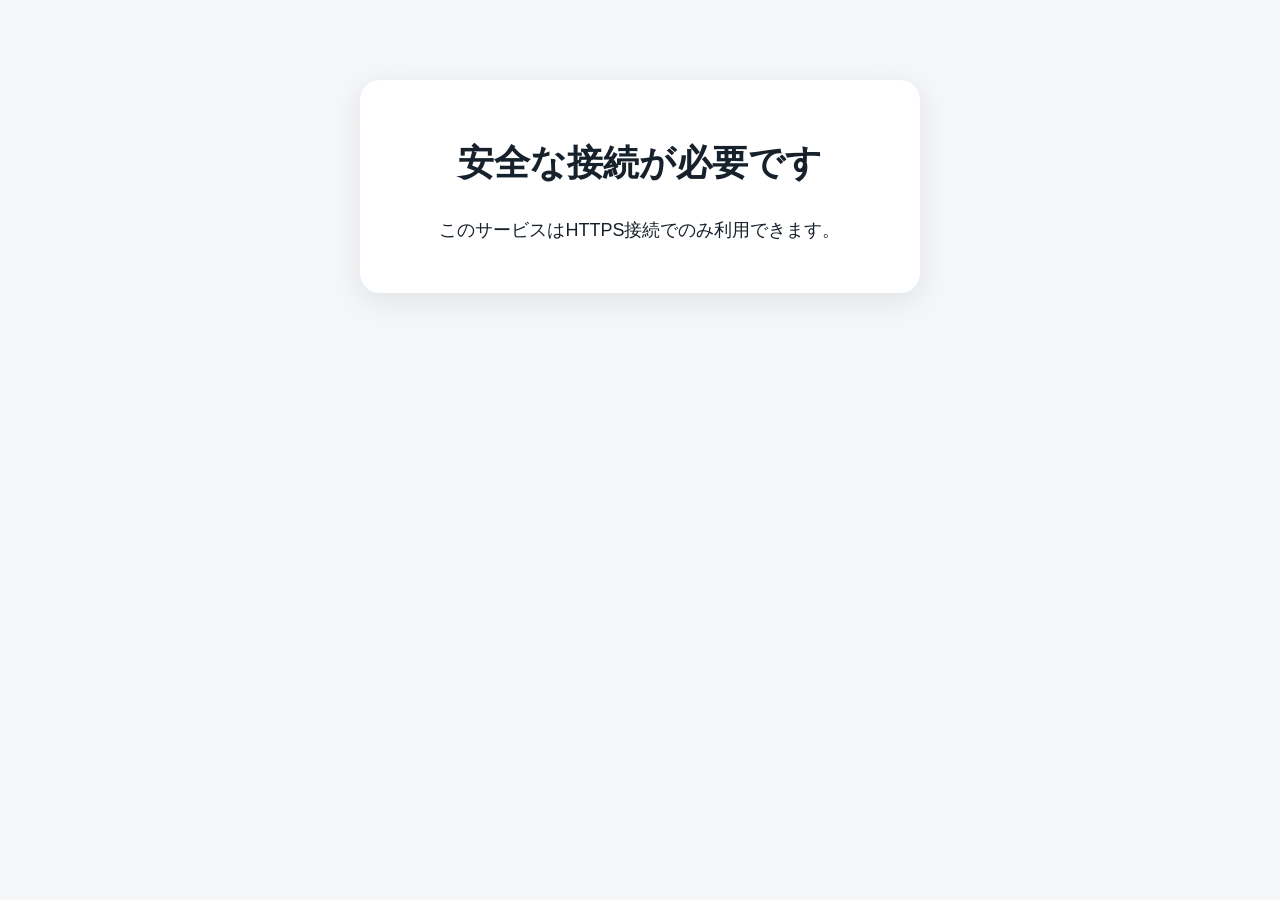
<file: index.html>
<!doctype html>
<html lang="ja">
<head>
  <meta charset="UTF-8">

  <meta
    name="viewport"
    content="width=device-width, initial-scale=1, viewport-fit=cover"
  >

  <meta
    name="theme-color"
    content="#06c755"
  >

  <meta
    http-equiv="Content-Security-Policy"
    content="
      default-src 'self';
      script-src 'self' https://static.line-scdn.net;
      style-src 'self' 'unsafe-inline';
      img-src 'self' data: https://profile.line-scdn.net;
      connect-src 'self'
        https://*.supabase.co
        https://api.line.me
        https://access.line.me
        https://liffsdk.line-scdn.net;
      object-src 'none';
      base-uri 'none';
      frame-ancestors 'none';
      form-action 'self';
      upgrade-insecure-requests
    "
  >

  <meta
    name="referrer"
    content="no-referrer"
  >

  <title>
    さかいそろばん教室｜欠席・振替連絡
  </title>

  <link
    rel="stylesheet"
    href="styles.css"
  >
</head>


<body>

  <!-- =========================
       ヘッダー
  ========================= -->

  <header class="app-header">

    <button
      class="brand"
      id="homeButton"
      type="button"
      aria-label="ホームへ"
    >

      <img
        src="logo.svg"
        alt="さかいそろばん教室ロゴ"
      >

      <span>
        <small>
          福沼教室・穂波教室
        </small>

        <b>
          さかいそろばん教室
        </b>
      </span>

    </button>


    <div class="header-actions">

      <button
        class="parent-logout"
        id="parentLogoutButton"
        type="button"
        hidden
      >
        保護者ログアウト
      </button>

      <button
        class="teacher-link"
        id="teacherLink"
        type="button"
      >
        先生用
      </button>

    </div>

  </header>



  <main>

    <!-- =========================
         保護者ログイン
    ========================= -->

    <section
      id="parentLoginView"
      class="view active"
    >

      <div class="login-card parent-line-card">

        <img
          src="logo.svg"
          alt="さかいそろばん教室"
        >

        <p class="green-label">
          保護者さま専用
        </p>

        <h1>
          欠席・振替連絡
        </h1>

        <p class="quick-message">
          約30秒で送信できます
        </p>


        <div
          class="login-divider"
          aria-hidden="true"
        ></div>


        <p
          id="parentLoginError"
          class="error-text"
        ></p>


        <button
          class="line-login-button"
          id="lineLoginButton"
          type="button"
        >
          <span>
            LINE
          </span>

          LINEで本人確認して利用する
        </button>


        <div
          class="login-divider"
          aria-hidden="true"
        ></div>


        <ul class="login-benefits">

          <li>
            パスワード不要
          </li>

          <li>
            兄弟もまとめて連絡可能
          </li>

          <li>
            24時間受付
          </li>

        </ul>


        <p class="privacy-note">
          🔒 ログインしたご家庭のお子さまだけが表示されます。
        </p>

        <p class="connection-notice"></p>

      </div>

    </section>



    <!-- =========================
         初回LINE連携
    ========================= -->

    <section
      id="linkView"
      class="view"
    >

      <div class="login-card">

        <img
          src="logo.svg"
          alt="さかいそろばん教室"
        >

        <p class="green-label">
          初回のみ
        </p>

        <h1>
          教室アカウントと連携
        </h1>

        <p>
          教室から案内された連携コードを入力してください。
        </p>


        <form id="linkForm">

          <label for="linkCode">
            連携コード
          </label>

          <input
            id="linkCode"
            type="text"
            autocomplete="one-time-code"
            maxlength="12"
            autocapitalize="characters"
            spellcheck="false"
            required
          >

          <p
            id="linkError"
            class="error-text"
          ></p>

          <button
            class="primary-button"
            type="submit"
          >
            本人確認して連携する
          </button>

        </form>


        <p class="privacy-note">
          コードは一度使用すると無効になります。
        </p>

      </div>

    </section>



    <!-- =========================
         保護者入力画面
    ========================= -->

    <section
      id="parentView"
      class="view"
    >

      <div class="line-hero">

        <div class="hero-icon">
          連絡
        </div>

        <div>

          <p id="parentFamilyLabel">
            保護者さま専用
          </p>

          <h1>
            欠席・振替連絡
          </h1>

          <span>
            約1分でかんたんに送れます
          </span>

        </div>

      </div>



      <form
        id="absenceForm"
        class="form-shell"
      >

        <!-- =========================
             1. 生徒
        ========================= -->

        <section class="form-section">

          <div class="section-head">

            <span>
              1
            </span>

            <div>

              <h2>
                生徒名を入力
              </h2>

              <p id="studentChoiceHelp">
                登録名を入力してください
              </p>

            </div>

          </div>


          <label for="studentNameInput">
            生徒名
          </label>


          <div class="student-name-entry">

            <input
              id="studentNameInput"
              type="text"
              autocomplete="off"
              maxlength="100"
              placeholder="例：山田 さくら"
            >

            <button
              id="verifyStudentButton"
              type="button"
            >
              確認する
            </button>

          </div>


          <p
            id="studentMatchError"
            class="match-error"
            aria-live="polite"
          ></p>


          <div
            id="studentChoices"
            class="verified-students"
            aria-live="polite"
          ></div>


          <p class="privacy-note compact">
            🔒 LINE連携済みのご家庭に紐づくお子さまだけを表示しています
          </p>

        </section>



        <!-- =========================
             2. 欠席日
        ========================= -->

        <section class="form-section">

          <div class="section-head">

            <span>
              2
            </span>

            <div>

              <h2>
                欠席する日
              </h2>

              <p>
                日付を選んでください
              </p>

            </div>

          </div>


          <label for="regularWeekday">
            通常の授業曜日
          </label>

          <select
            id="regularWeekday"
            required
          >

            <option value="">
              曜日を選択してください
            </option>

            <option>
              月曜日
            </option>

            <option>
              火曜日
            </option>

            <option>
              水曜日
            </option>

            <option>
              木曜日
            </option>

            <option>
              金曜日
            </option>

            <option>
              土曜日
            </option>

          </select>


          <label for="absenceDate">
            欠席日
          </label>

          <input
            id="absenceDate"
            type="date"
            required
          >


          <label for="reason">
            欠席理由
          </label>

          <select
            id="reason"
            required
          >

            <option value="">
              理由を選択してください
            </option>

            <option>
              体調不良
            </option>

            <option>
              学校・園の行事
            </option>

            <option>
              ご家庭の都合
            </option>

            <option>
              旅行・帰省
            </option>

            <option>
              その他
            </option>

          </select>


          <div
            id="otherReasonWrap"
            hidden
          >

            <label for="otherReason">
              詳しい理由
              <small>
                （任意）
              </small>
            </label>

            <input
              id="otherReason"
              type="text"
              maxlength="200"
              placeholder="理由をご入力ください"
            >

          </div>

        </section>



        <!-- =========================
             3. 振替
        ========================= -->

        <section class="form-section">

          <div class="section-head">

            <span>
              3
            </span>

            <div>

              <h2>
                振替について
              </h2>

              <p>
                振替の希望を選択
              </p>

            </div>

          </div>


          <div class="toggle-choice">

            <label>

              <input
                type="radio"
                name="makeup"
                value="yes"
                checked
              >

              <span>
                振替を希望する
              </span>

            </label>


            <label>

              <input
                type="radio"
                name="makeup"
                value="no"
              >

              <span>
                振替は希望しない
              </span>

            </label>

          </div>



          <div id="makeupFields">

            <label for="makeupClassroom">
              振替先の教室
            </label>

            <select id="makeupClassroom">

              <option>
                福沼教室
              </option>

              <option>
                穂波教室
              </option>

            </select>



            <label>
              振替希望日
            </label>


            <div
              class="calendar"
              id="calendar"
            >

              <div class="calendar-head">

                <button
                  id="prevMonth"
                  type="button"
                  aria-label="前の月"
                >
                  ‹
                </button>

                <strong id="calendarTitle"></strong>

                <button
                  id="nextMonth"
                  type="button"
                  aria-label="次の月"
                >
                  ›
                </button>

              </div>


              <div class="weekdays">

                <span>
                  日
                </span>

                <span>
                  月
                </span>

                <span>
                  火
                </span>

                <span>
                  水
                </span>

                <span>
                  木
                </span>

                <span>
                  金
                </span>

                <span>
                  土
                </span>

              </div>


              <div
                id="calendarDays"
                class="calendar-days"
              ></div>

            </div>


            <input
              id="makeupDate"
              type="hidden"
            >


            <label for="makeupSlot">
              希望時間
            </label>


            <select id="makeupSlot">

              <option value="">
                授業枠を読み込んでいます
              </option>

            </select>


            <p
              id="slotAvailability"
              class="slot-availability"
              aria-live="polite"
            ></p>

          </div>

        </section>



        <div class="sticky-submit">

          <button
            class="primary-button"
            type="submit"
          >
            欠席・振替を連絡する
          </button>

        </div>

      </form>

    </section>



    <!-- =========================
         送信完了
    ========================= -->

    <section
      id="completeView"
      class="view"
    >

      <div class="complete-card">

        <img
          src="logo.svg"
          alt=""
        >

        <div class="checkmark">
          ✓
        </div>

        <p class="green-label">
          送信完了
        </p>

        <h1>
          ご連絡ありがとうございます
        </h1>

        <p id="completeMessage"></p>


        <div
          id="completeSummary"
          class="complete-summary"
        ></div>


        <p class="reply-note">
          教室で内容を確認後、必要な場合のみご連絡します。
        </p>


        <button
          id="sendAnother"
          class="primary-button"
          type="button"
        >
          続けて連絡する
        </button>


        <button
          id="backHome"
          class="text-button"
          type="button"
        >
          最初の画面へ戻る
        </button>

      </div>

    </section>



    <!-- =========================
         先生ログイン
    ========================= -->

    <section
      id="loginView"
      class="view"
    >

      <div class="login-card">

        <img
          src="logo.svg"
          alt="さかいそろばん教室"
        >

        <p class="green-label">
          先生専用
        </p>

        <h1>
          管理画面ログイン
        </h1>

        <p>
          登録された先生のアカウントでログインしてください。
        </p>


        <form id="loginForm">

          <label for="loginEmail">
            メールアドレス
          </label>

          <input
            id="loginEmail"
            type="email"
            autocomplete="username"
            required
          >


          <label for="loginPassword">
            パスワード
          </label>

          <input
            id="loginPassword"
            type="password"
            autocomplete="current-password"
            required
          >


          <p
            id="loginError"
            class="error-text"
          ></p>


          <button
            class="primary-button"
            type="submit"
          >
            ログイン
          </button>

        </form>


        <p class="connection-notice"></p>

      </div>

    </section>



    <!-- =========================
         先生・管理者画面
    ========================= -->

    <section
      id="teacherView"
      class="view teacher-view"
    >

      <div class="teacher-heading">

        <div>

          <p class="green-label">
            先生用 管理画面
          </p>

          <h1>
            教室の連絡一覧
          </h1>

          <p id="todayLabel"></p>

        </div>


        <button
          id="logoutButton"
          class="outline-button"
          type="button"
        >
          ログアウト
        </button>

      </div>



      <!-- =========================
           検索
      ========================= -->

      <div class="search-panel">

        <label>
          教室

          <select id="classroomFilter">

            <option value="all">
              すべて
            </option>

            <option>
              福沼教室
            </option>

            <option>
              穂波教室
            </option>

          </select>

        </label>


        <label>
          日付

          <input
            id="dateFilter"
            type="date"
          >

        </label>


        <label>
          生徒検索

          <input
            id="studentSearch"
            type="search"
            placeholder="名前を入力"
          >

        </label>


        <button
          id="clearFilters"
          class="outline-button"
          type="button"
        >
          条件をクリア
        </button>

      </div>



      <div
        id="syncStatus"
        class="sync-status"
      ></div>



      <!-- =========================
           CSV
      ========================= -->

      <div class="csv-toolbar">

        <button
          id="exportAbsenceCsv"
          class="csv-button"
          type="button"
        >
          欠席一覧.csv
        </button>

        <button
          id="exportMakeupCsv"
          class="csv-button"
          type="button"
        >
          振替一覧.csv
        </button>

        <button
          id="exportPendingCsv"
          class="csv-button"
          type="button"
        >
          未振替一覧.csv
        </button>

      </div>



      <div
        class="stats"
        id="stats"
      ></div>



      <!-- =========================
           管理タブ
      ========================= -->

      <nav
        class="admin-tabs"
        aria-label="管理メニュー"
      >

        <button
          class="admin-tab active"
          data-tab="today"
          type="button"
        >
          今日の欠席
        </button>


        <button
          class="admin-tab"
          data-tab="todayMakeups"
          type="button"
        >
          今日の振替
        </button>


        <button
          class="admin-tab"
          data-tab="pending"
          type="button"
        >
          未振替
        </button>


        <button
          class="admin-tab"
          data-tab="all"
          type="button"
        >
          全連絡
        </button>


        <button
          class="admin-tab"
          data-tab="slots"
          type="button"
        >
          授業枠・定員
        </button>


        <button
          class="admin-tab"
          data-tab="students"
          type="button"
        >
          生徒管理
        </button>


        <button
          class="admin-tab"
          data-tab="guardianInvites"
          type="button"
        >
          LINE連携
        </button>


        <button
          class="admin-tab"
          data-tab="closures"
          type="button"
        >
          休講日管理
        </button>


        <button
          class="admin-tab"
          data-tab="audit"
          type="button"
        >
          監査ログ
        </button>

      </nav>



      <div
        id="adminContent"
        class="admin-content"
      ></div>

    </section>

  </main>



  <!-- =========================
       トースト
  ========================= -->

  <div
    id="toast"
    class="toast"
    role="status"
    aria-live="polite"
  ></div>



  <!-- =========================
       LINE LIFF SDK
  ========================= -->

  <script
    charset="utf-8"
    src="https://static.line-scdn.net/liff/edge/versions/2.27.2/sdk.js"
  ></script>



  <!-- =========================
       設定
  ========================= -->

  <script src="config.js"></script>



  <!-- =========================
       アプリ
  ========================= -->

  <script src="app.js"></script>

</body>
</html>
</file>
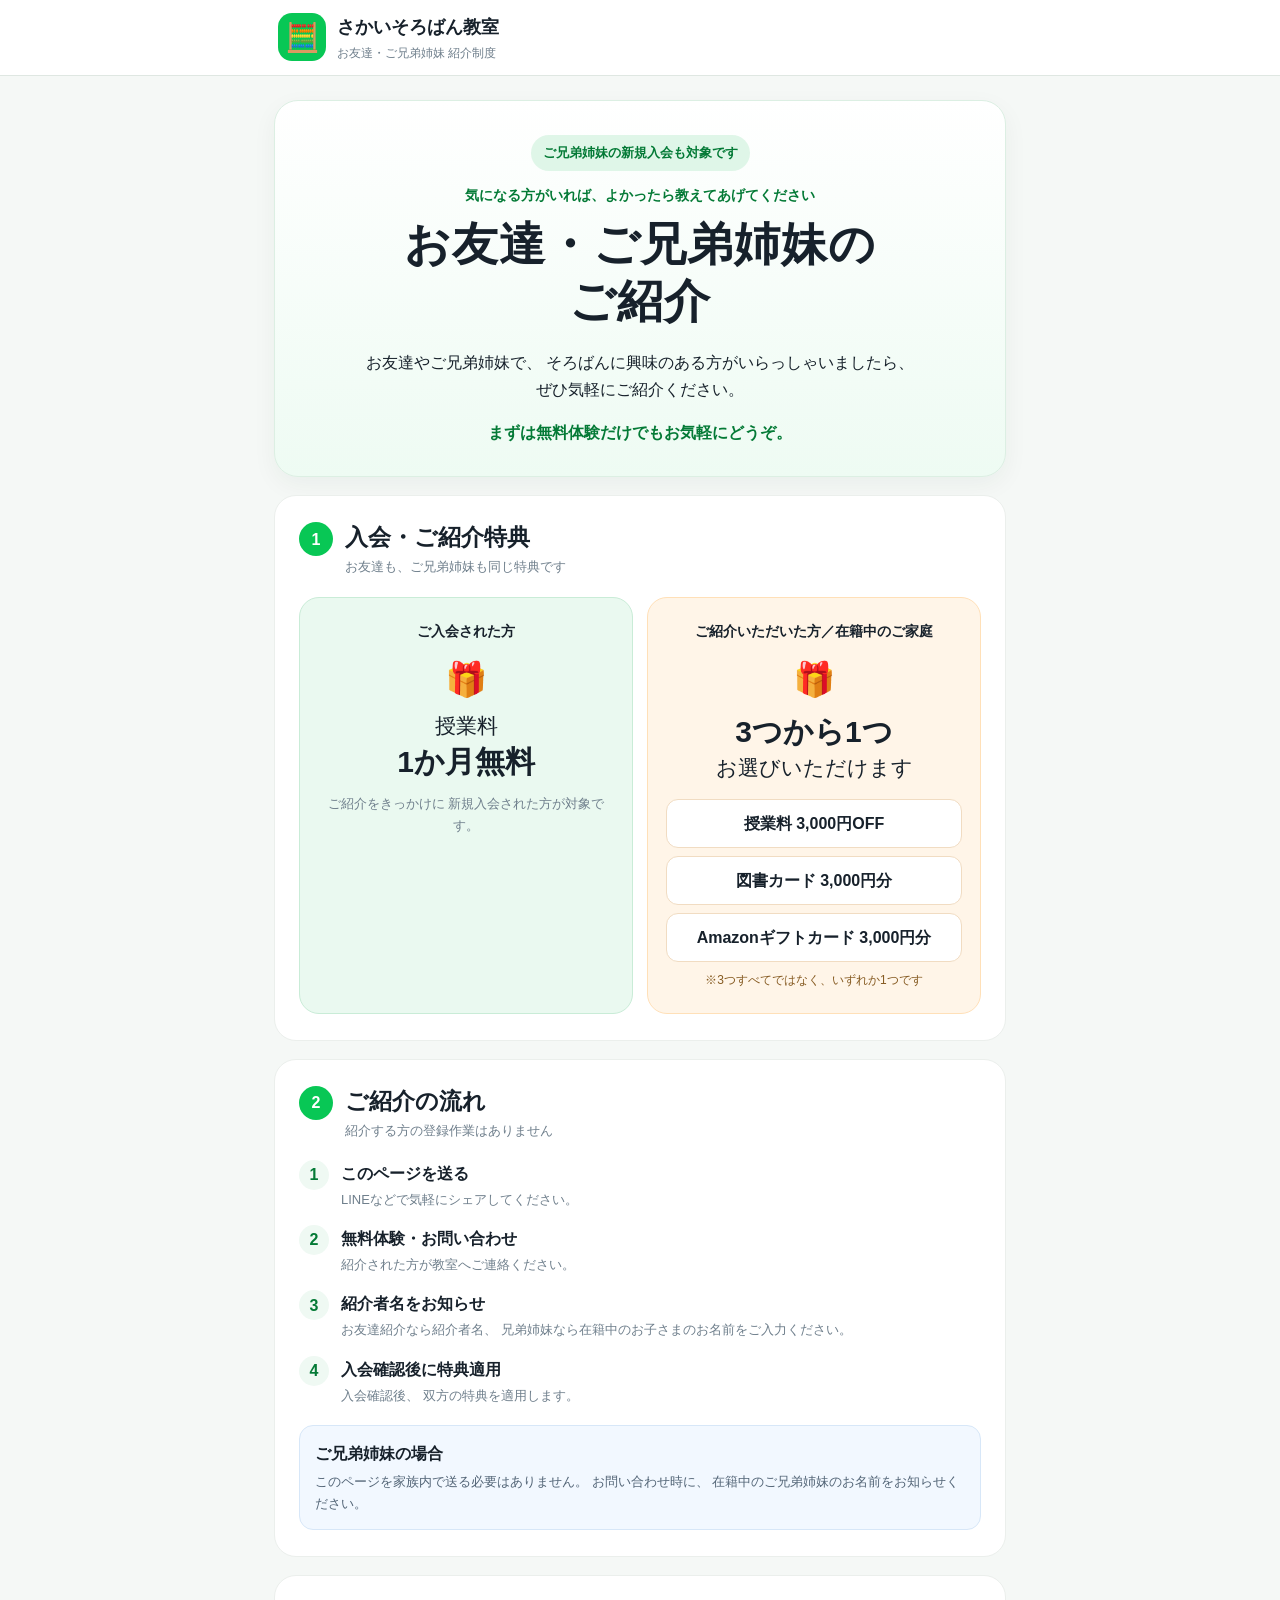
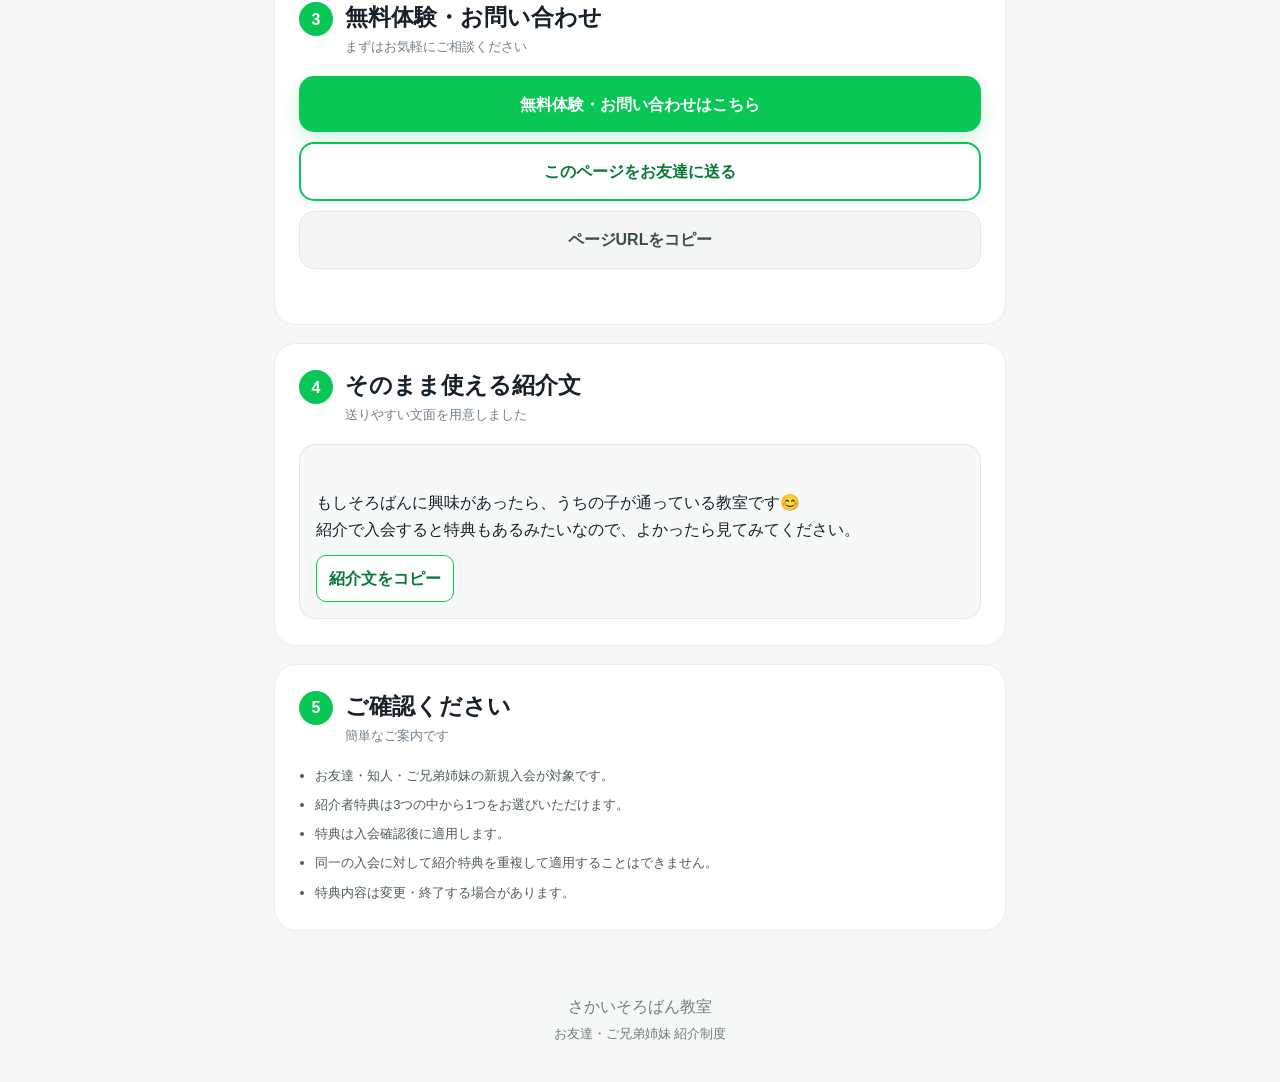
<file: referral/index.html>
<!doctype html>
<html lang="ja">
<head>
  <meta charset="utf-8">
  <meta name="viewport" content="width=device-width,initial-scale=1,viewport-fit=cover">
  <meta name="theme-color" content="#08c755">
  <meta name="description" content="さかいそろばん教室のお友達・ご兄弟姉妹紹介制度。新規入会で授業料1か月無料、ご紹介いただいた方には3,000円相当の特典をご用意しています。">
  <title>お友達・ご兄弟姉妹のご紹介｜さかいそろばん教室</title>
  <link rel="stylesheet" href="./referral.css">
</head>

<body>

  <header class="site-header">
    <div class="site-header__inner">

      <div class="brand">
        <div class="brand__icon" aria-hidden="true">
          🧮
        </div>

        <div>
          <div class="brand__name">
            さかいそろばん教室
          </div>

          <div class="brand__sub">
            お友達・ご兄弟姉妹 紹介制度
          </div>
        </div>
      </div>

    </div>
  </header>


  <main>

    <section class="hero">

      <div class="hero__badge">
        ご兄弟姉妹の新規入会も対象です
      </div>

      <p class="hero__eyebrow">
        気になる方がいれば、よかったら教えてあげてください
      </p>

      <h1>
        お友達・ご兄弟姉妹の<br>
        ご紹介
      </h1>

      <p class="hero__lead">
        お友達やご兄弟姉妹で、
        そろばんに興味のある方がいらっしゃいましたら、
        ぜひ気軽にご紹介ください。
      </p>

      <p class="hero__note">
        まずは無料体験だけでもお気軽にどうぞ。
      </p>

    </section>


    <section class="section" aria-labelledby="benefits-title">

      <div class="section__heading">

        <span class="section__number">
          1
        </span>

        <div>

          <h2 id="benefits-title">
            入会・ご紹介特典
          </h2>

          <p>
            お友達も、ご兄弟姉妹も同じ特典です
          </p>

        </div>

      </div>


      <div class="benefits">

        <article class="benefit-card benefit-card--green">

          <div class="benefit-card__label">
            ご入会された方
          </div>

          <div class="benefit-card__icon">
            🎁
          </div>

          <div class="benefit-card__big">
            授業料<br>
            <strong>
              1か月無料
            </strong>
          </div>

          <p>
            ご紹介をきっかけに
            新規入会された方が対象です。
          </p>

        </article>


        <article class="benefit-card benefit-card--orange">

          <div class="benefit-card__label">
            ご紹介いただいた方／在籍中のご家庭
          </div>

          <div class="benefit-card__icon">
            🎁
          </div>

          <div class="benefit-card__big">
            <strong>
              3つから1つ
            </strong>
            <br>
            お選びいただけます
          </div>

          <ul class="choice-list">

            <li>
              授業料 3,000円OFF
            </li>

            <li>
              図書カード 3,000円分
            </li>

            <li>
              Amazonギフトカード 3,000円分
            </li>

          </ul>

          <div class="choice-note">
            ※3つすべてではなく、いずれか1つです
          </div>

        </article>

      </div>

    </section>


    <section class="section" aria-labelledby="flow-title">

      <div class="section__heading">

        <span class="section__number">
          2
        </span>

        <div>

          <h2 id="flow-title">
            ご紹介の流れ
          </h2>

          <p>
            紹介する方の登録作業はありません
          </p>

        </div>

      </div>


      <ol class="steps">

        <li>

          <span>
            1
          </span>

          <div>

            <strong>
              このページを送る
            </strong>

            <p>
              LINEなどで気軽にシェアしてください。
            </p>

          </div>

        </li>


        <li>

          <span>
            2
          </span>

          <div>

            <strong>
              無料体験・お問い合わせ
            </strong>

            <p>
              紹介された方が教室へご連絡ください。
            </p>

          </div>

        </li>


        <li>

          <span>
            3
          </span>

          <div>

            <strong>
              紹介者名をお知らせ
            </strong>

            <p>
              お友達紹介なら紹介者名、
              兄弟姉妹なら在籍中のお子さまのお名前をご入力ください。
            </p>

          </div>

        </li>


        <li>

          <span>
            4
          </span>

          <div>

            <strong>
              入会確認後に特典適用
            </strong>

            <p>
              入会確認後、
              双方の特典を適用します。
            </p>

          </div>

        </li>

      </ol>


      <div class="sibling-note">

        <strong>
          ご兄弟姉妹の場合
        </strong>

        <p>
          このページを家族内で送る必要はありません。
          お問い合わせ時に、
          在籍中のご兄弟姉妹のお名前をお知らせください。
        </p>

      </div>

    </section>


    <section class="section" aria-labelledby="cta-title">

      <div class="section__heading">

        <span class="section__number">
          3
        </span>

        <div>

          <h2 id="cta-title">
            無料体験・お問い合わせ
          </h2>

          <p>
            まずはお気軽にご相談ください
          </p>

        </div>

      </div>


      <div class="cta-stack">

        <a
          class="btn btn--primary"
          href="https://sakai-soroban.com/contact/contact.html"
        >
          無料体験・お問い合わせはこちら
        </a>


        <button
          class="btn btn--share"
          id="shareButton"
          type="button"
        >
          このページをお友達に送る
        </button>


        <button
          class="btn btn--secondary"
          id="copyButton"
          type="button"
        >
          ページURLをコピー
        </button>


        <p
          class="share-status"
          id="shareStatus"
          aria-live="polite"
        ></p>

      </div>

    </section>


    <section
      class="section section--compact"
      aria-labelledby="message-title"
    >

      <div class="section__heading">

        <span class="section__number">
          4
        </span>

        <div>

          <h2 id="message-title">
            そのまま使える紹介文
          </h2>

          <p>
            送りやすい文面を用意しました
          </p>

        </div>

      </div>


      <div class="message-box">

        <p id="shareMessage">
もしそろばんに興味があったら、うちの子が通っている教室です😊
紹介で入会すると特典もあるみたいなので、よかったら見てみてください。
        </p>

        <button
          class="mini-btn"
          id="copyMessageButton"
          type="button"
        >
          紹介文をコピー
        </button>

      </div>

    </section>


    <section
      class="section section--compact"
      aria-labelledby="notes-title"
    >

      <div class="section__heading">

        <span class="section__number">
          5
        </span>

        <div>

          <h2 id="notes-title">
            ご確認ください
          </h2>

          <p>
            簡単なご案内です
          </p>

        </div>

      </div>


      <ul class="notes">

        <li>
          お友達・知人・ご兄弟姉妹の新規入会が対象です。
        </li>

        <li>
          紹介者特典は3つの中から1つをお選びいただけます。
        </li>

        <li>
          特典は入会確認後に適用します。
        </li>

        <li>
          同一の入会に対して紹介特典を重複して適用することはできません。
        </li>

        <li>
          特典内容は変更・終了する場合があります。
        </li>

      </ul>

    </section>

  </main>


  <footer class="site-footer">

    <div>
      さかいそろばん教室
    </div>

    <small>
      お友達・ご兄弟姉妹 紹介制度
    </small>

  </footer>


  <script src="./referral.js"></script>

</body>
</html>
</file>
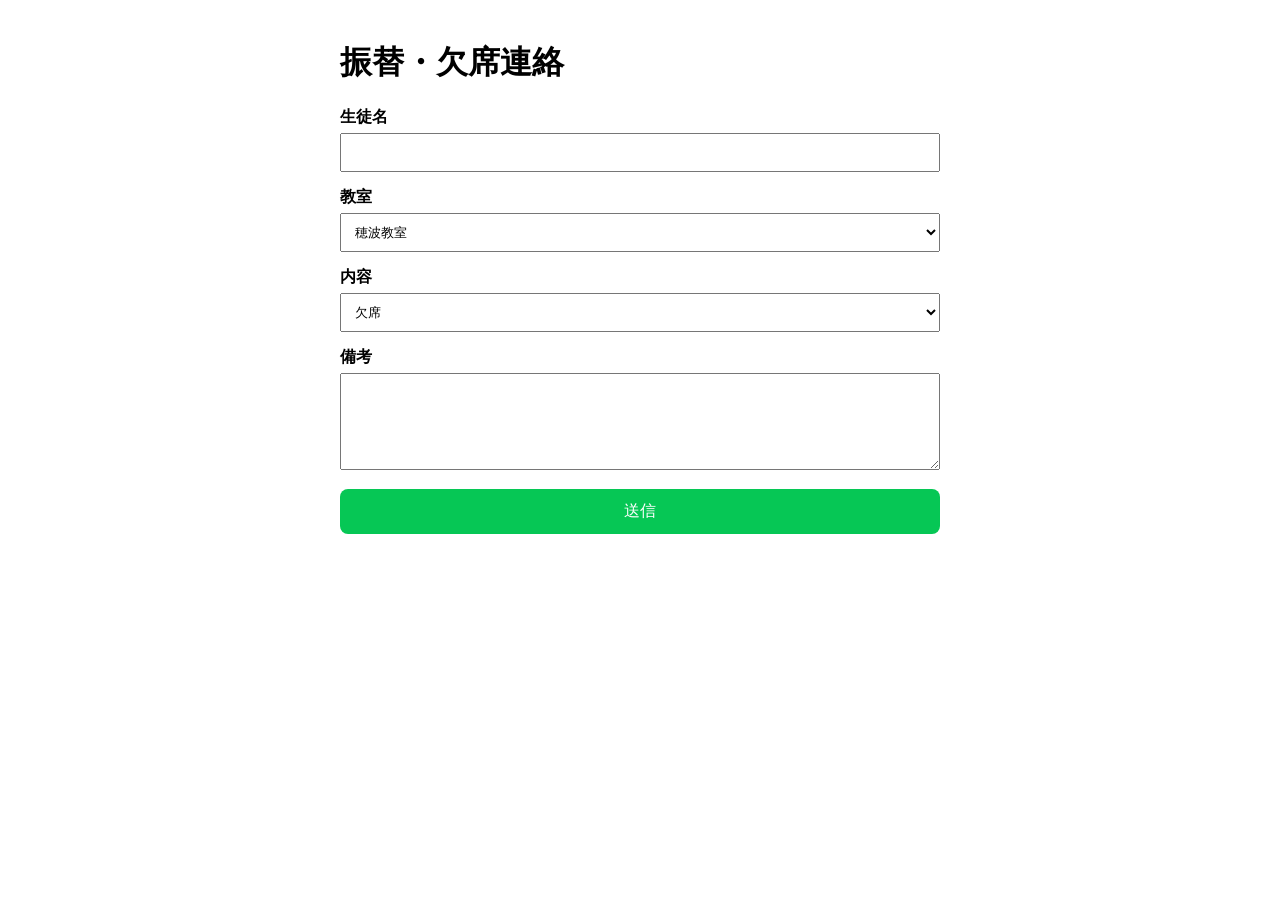
<file: absence.html>
<!DOCTYPE html>
<html lang="ja">
<head>
<meta charset="UTF-8">
<meta name="viewport" content="width=device-width, initial-scale=1.0">
<title>振替・欠席連絡</title>

<style>
body{
    font-family:sans-serif;
    max-width:600px;
    margin:auto;
    padding:20px;
}
label{
    font-weight:bold;
}
input,select,textarea{
    width:100%;
    padding:10px;
    margin-top:5px;
    margin-bottom:15px;
    box-sizing:border-box;
}
button{
    width:100%;
    padding:12px;
    background:#06C755;
    color:white;
    border:none;
    border-radius:8px;
    font-size:16px;
    cursor:pointer;
}
button:hover{
    opacity:0.9;
}
#result{
    margin-top:20px;
    color:#06C755;
    font-weight:bold;
}
</style>

</head>

<body>

<h1>振替・欠席連絡</h1>

<form id="absenceForm">

<label>生徒名</label>
<input type="text" id="name" required>

<label>教室</label>
<select id="school">
<option>穂波教室</option>
<option>福沼教室</option>
</select>

<label>内容</label>
<select id="type">
<option>欠席</option>
<option>振替希望</option>
</select>

<label>備考</label>
<textarea id="memo" rows="5"></textarea>

<button type="submit">送信</button>

</form>

<div id="result"></div>

<script>

document.getElementById("absenceForm").addEventListener("submit",function(e){

e.preventDefault();

document.getElementById("result").innerHTML="受付いたしました。先生より確認後、ご返信いたします。";

});

</script>

</body>
</html>
</file>
<file: styles.css>
:root {
  --line:#06c755; --line-dark:#00a63f; --line-soft:#eafaf0;
  --ink:#17212b; --muted:#687781; --bg:#f4f6f8; --white:#fff;
  --border:#dfe5e8; --orange:#f19a38; --red:#e05f65;
  --shadow:0 8px 28px rgba(28,48,58,.09);
}
*{box-sizing:border-box}
html{font-size:18px}
body{margin:0;color:var(--ink);background:var(--bg);font-family:"Hiragino Sans","Yu Gothic",Meiryo,sans-serif;line-height:1.6}
button,input,select{font:inherit}button{cursor:pointer}small{font-size:.72rem}
.app-header{position:sticky;z-index:30;top:0;display:flex;align-items:center;justify-content:space-between;padding:10px max(14px,calc((100vw - 1080px)/2));background:rgba(255,255,255,.96);border-bottom:1px solid var(--border);backdrop-filter:blur(12px)}
.brand{display:flex;align-items:center;gap:10px;padding:0;color:var(--ink);background:transparent;border:0;text-align:left}.brand img{width:48px;height:48px}.brand span{display:flex;flex-direction:column}.brand span small{color:var(--muted);font-weight:700}.brand span b{font-size:1rem}
.header-actions{display:flex;align-items:center;gap:8px}.teacher-link,.outline-button,.parent-logout{padding:10px 16px;color:var(--line-dark);background:#fff;border:2px solid var(--line);border-radius:999px;font-weight:800}.parent-logout{color:var(--muted);border-color:var(--border);font-size:.72rem}
.view{display:none}.view.active{display:block}
.line-hero{display:flex;align-items:center;gap:18px;padding:34px max(22px,calc((100vw - 680px)/2)) 58px;color:#fff;background:linear-gradient(135deg,#07ce5a,#05ad49)}
.hero-icon{display:grid;place-items:center;flex:none;width:68px;height:68px;background:#fff;color:var(--line-dark);border-radius:23px;font-weight:900;box-shadow:0 8px 22px rgba(0,80,30,.16)}
.line-hero p,.line-hero h1,.line-hero span{margin:0}.line-hero p{font-size:.78rem;font-weight:800}.line-hero h1{font-size:1.75rem;line-height:1.25}.line-hero span{font-size:.78rem;opacity:.9}
.form-shell{width:min(680px,calc(100% - 20px));margin:-30px auto 60px}
.form-section{margin-bottom:14px;padding:24px;background:#fff;border-radius:19px;box-shadow:var(--shadow)}
.section-head{display:flex;align-items:center;gap:12px;margin-bottom:20px}.section-head>span{display:grid;place-items:center;flex:none;width:38px;height:38px;color:#fff;background:var(--line);border-radius:50%;font-weight:900}.section-head h2,.section-head p{margin:0}.section-head h2{font-size:1.15rem}.section-head p{color:var(--muted);font-size:.75rem}
label{display:block;margin:18px 0 7px;font-weight:800}label small{color:var(--muted);font-weight:500}
input,select{width:100%;min-height:54px;padding:12px 14px;color:var(--ink);background:#fff;border:2px solid var(--border);border-radius:13px;outline:0}input:focus,select:focus{border-color:var(--line);box-shadow:0 0 0 4px var(--line-soft)}
.student-choices{display:grid;gap:10px}.student-option{position:relative;margin:0}.student-option input{position:absolute;opacity:0}.student-option span{display:flex;align-items:center;gap:13px;padding:14px;border:2px solid var(--border);border-radius:15px}.student-option input:checked+span{background:var(--line-soft);border-color:var(--line)}.student-option .avatar{display:grid;place-items:center;width:46px;height:46px;color:var(--line-dark);background:#e9f7ee;border-radius:50%;font-weight:900}.student-option em{display:block;color:var(--muted);font-size:.73rem;font-style:normal;font-weight:500}.student-option .check{margin-left:auto;color:#fff;background:#ccd4d8;width:26px;height:26px;border-radius:50%;text-align:center}.student-option input:checked+span .check{background:var(--line)}
.student-name-entry{display:grid;grid-template-columns:1fr auto;gap:9px}.student-name-entry button{padding:10px 16px;color:#fff;background:var(--line);border:0;border-radius:13px;font-weight:900}.match-error{min-height:25px;margin:7px 0;color:var(--red);font-size:.76rem;font-weight:800}.verified-students{display:grid;gap:9px}.verified-student{display:flex;align-items:center;gap:11px;padding:13px;color:#21633c;background:var(--line-soft);border:2px solid var(--line);border-radius:14px}.verified-student b{flex:1}.verified-student span{display:grid;place-items:center;width:34px;height:34px;color:#fff;background:var(--line);border-radius:50%;font-weight:900}.verified-student button{padding:7px 10px;color:var(--muted);background:#fff;border:1px solid var(--border);border-radius:9px;font-size:.7rem;font-weight:800}.verified-empty{padding:13px;color:var(--muted);background:#f7f9fa;border:1px dashed var(--border);border-radius:12px;text-align:center;font-size:.75rem}
.remember-note{margin:12px 0 0;color:var(--line-dark);font-size:.72rem;font-weight:700}
.toggle-choice{display:grid;grid-template-columns:1fr 1fr;gap:9px}.toggle-choice label{position:relative;margin:0}.toggle-choice input{position:absolute;opacity:0}.toggle-choice span{display:grid;place-items:center;min-height:56px;padding:9px;border:2px solid var(--border);border-radius:13px;text-align:center}.toggle-choice input:checked+span{color:var(--line-dark);background:var(--line-soft);border-color:var(--line)}
.calendar{padding:13px;border:2px solid var(--border);border-radius:16px}.calendar-head{display:flex;align-items:center;justify-content:space-between;margin-bottom:10px}.calendar-head button{width:42px;height:42px;color:var(--line-dark);background:var(--line-soft);border:0;border-radius:50%;font-size:1.6rem}.weekdays,.calendar-days{display:grid;grid-template-columns:repeat(7,1fr);gap:3px}.weekdays span{padding:5px 0;color:var(--muted);text-align:center;font-size:.7rem;font-weight:800}.weekdays span:first-child{color:var(--red)}.weekdays span:last-child{color:#3188c8}.day{aspect-ratio:1;display:grid;place-items:center;padding:0;background:#fff;border:0;border-radius:50%;font-size:.82rem;line-height:1}.day small{display:block;margin-top:-8px;font-size:.48rem}.day:disabled{color:#c1c8cc}.day.full{color:#b36a16;background:#fff3e4}.day.available:hover{background:var(--line-soft)}.day.selected{color:#fff;background:var(--line);font-weight:900}.day.blank{visibility:hidden}
.slot-availability{margin:8px 2px 0;padding:9px 12px;color:#21633c;background:var(--line-soft);border-radius:11px;font-size:.76rem;font-weight:800}.slot-availability.full{color:#a76214;background:#fff1df}
.primary-button{width:100%;min-height:58px;padding:14px;color:#fff;background:var(--line);border:0;border-radius:15px;box-shadow:0 7px 18px rgba(6,199,85,.22);font-size:1rem;font-weight:900}.primary-button:hover{background:var(--line-dark)}
.line-login-button{display:flex;align-items:center;justify-content:center;gap:13px;width:100%;min-height:68px;padding:12px 16px;color:#fff;background:#06c755;border:0;border-radius:16px;box-shadow:0 8px 20px rgba(6,199,85,.25);font-size:1.02rem;font-weight:900}.line-login-button span{display:grid;place-items:center;flex:none;width:42px;height:42px;color:#06c755;background:#fff;border-radius:50%;font-size:.65rem;font-weight:900}.line-login-button:active{translate:0 1px;box-shadow:0 4px 12px rgba(6,199,85,.22)}
.sticky-submit{padding-top:2px}.text-button{margin-top:12px;padding:9px;color:var(--muted);background:transparent;border:0;font-weight:700}
.complete-card,.login-card{width:min(540px,calc(100% - 24px));margin:42px auto;padding:34px 24px;background:#fff;border-radius:23px;box-shadow:var(--shadow);text-align:center}.complete-card>img,.login-card>img{width:78px}.checkmark{display:grid;place-items:center;width:72px;height:72px;margin:18px auto 10px;color:#fff;background:var(--line);border-radius:50%;font-size:2rem;font-weight:900}.green-label{margin:0;color:var(--line-dark);font-size:.75rem;font-weight:900;letter-spacing:.05em}.complete-card h1,.login-card h1{margin:4px 0 10px;font-size:1.45rem}.complete-summary{margin:22px 0;padding:15px;background:var(--line-soft);border-radius:15px;text-align:left}.summary-row{display:flex;justify-content:space-between;gap:15px;padding:5px 0}.summary-row span{color:var(--muted)}.reply-note,.demo-note{color:var(--muted);font-size:.72rem}.privacy-note{margin:18px 0 0;padding:11px;color:#21633c;background:var(--line-soft);border-radius:12px;font-size:.72rem;font-weight:700}.privacy-note.compact{margin-top:12px;text-align:center}.login-card form{text-align:left}.login-card .primary-button{margin-top:20px}.error-text{min-height:24px;color:var(--red);font-size:.75rem;font-weight:700}
.parent-line-card{margin-top:32px;padding:38px 27px}.parent-line-card>img{width:88px}.parent-line-card h1{margin-top:7px;font-size:1.65rem}.quick-message{margin:0;color:var(--muted);font-weight:700}.login-divider{height:1px;margin:24px 0;background:linear-gradient(90deg,transparent,var(--border) 15%,var(--border) 85%,transparent)}.login-benefits{display:grid;gap:10px;margin:0;padding:0;list-style:none;text-align:left}.login-benefits li{position:relative;padding-left:30px;font-weight:800}.login-benefits li::before{content:"✓";position:absolute;left:3px;color:var(--line);font-weight:1000}
.teacher-view{width:min(1080px,calc(100% - 24px));margin:auto;padding:30px 0 60px}.teacher-heading{display:flex;align-items:center;justify-content:space-between;gap:15px}.teacher-heading h1,.teacher-heading p{margin:0}.teacher-heading h1{font-size:1.7rem}.teacher-heading p:last-child{color:var(--muted);font-size:.8rem}
.search-panel{display:grid;grid-template-columns:1fr 1fr 1.3fr auto;align-items:end;gap:10px;margin:23px 0 12px;padding:16px;background:#fff;border-radius:17px;box-shadow:var(--shadow)}.search-panel label{margin:0;font-size:.72rem}.search-panel input,.search-panel select{min-height:47px;padding:8px 10px}.search-panel .outline-button{height:47px;border-radius:12px}
.sync-status{margin:8px 2px;color:var(--muted);font-size:.7rem}.sync-status.online{color:var(--line-dark)}
.stats{display:grid;grid-template-columns:repeat(4,1fr);gap:10px}.stat{padding:17px;background:#fff;border-radius:16px;box-shadow:var(--shadow)}.stat span{display:block;color:var(--muted);font-size:.72rem;font-weight:700}.stat b{font-size:1.55rem}.stat.green b{color:var(--line-dark)}.stat.orange b{color:var(--orange)}.stat.red b{color:var(--red)}
.admin-tabs{display:flex;gap:5px;overflow-x:auto;margin-top:16px;padding:5px;background:#e5e9eb;border-radius:14px;scrollbar-width:none}.admin-tab{flex:1 0 max-content;padding:11px 15px;color:var(--muted);background:transparent;border:0;border-radius:10px;font-weight:800}.admin-tab.active{color:var(--line-dark);background:#fff}
.admin-content{margin-top:12px;padding:8px 20px 20px;background:#fff;border-radius:18px;box-shadow:var(--shadow)}.list-title{display:flex;justify-content:space-between;align-items:center;padding:13px 0}.list-title h2{margin:0;font-size:1.05rem}.badge{padding:4px 10px;color:var(--line-dark);background:var(--line-soft);border-radius:999px;font-size:.68rem;font-weight:900}
.list-actions,.csv-toolbar{display:flex;align-items:center;gap:8px;flex-wrap:wrap}.csv-toolbar{margin:12px 0}.csv-button{padding:8px 12px;color:#21633c;background:#fff;border:1px solid var(--line);border-radius:10px;font-size:.7rem;font-weight:800}.csv-button:hover{background:var(--line-soft)}
.slot-form{display:grid;grid-template-columns:1fr 1fr 1fr .7fr auto;align-items:end;gap:9px;padding:14px;margin-bottom:12px;background:#f7f9fa;border-radius:14px}.slot-form label{margin:0;font-size:.7rem}.slot-form input,.slot-form select{min-height:45px;padding:7px 9px}.slot-form .primary-button{min-height:45px;padding:8px 13px;font-size:.75rem}
.slot-list{display:grid}.slot-row{display:grid;grid-template-columns:1.4fr 1fr auto;align-items:center;gap:12px;padding:14px 3px;border-top:1px solid var(--border)}.slot-row>div{display:flex;flex-direction:column}.slot-row span{color:var(--muted);font-size:.7rem}.slot-meter b{color:var(--line-dark)}.slot-row.is-full .slot-meter b,.slot-row.is-full .slot-meter span{color:#a76214}
.record{display:grid;grid-template-columns:1.1fr .8fr 1.4fr auto;gap:12px;align-items:center;padding:15px 2px;border-top:1px solid var(--border)}.person{display:flex;align-items:center;gap:10px}.avatar-sm{display:grid;place-items:center;flex:none;width:42px;height:42px;color:var(--line-dark);background:var(--line-soft);border-radius:50%;font-weight:900}.person b,.record p{margin:0}.sub{color:var(--muted);font-size:.68rem}.tag{display:inline-block;padding:4px 9px;background:#edf1f3;border-radius:999px;font-size:.66rem;font-weight:800}.tag.green{color:var(--line-dark);background:var(--line-soft)}.tag.orange{color:#a76214;background:#fff1df}.small-button{padding:8px 11px;color:var(--line-dark);background:#fff;border:1px solid var(--line);border-radius:9px;font-size:.68rem;font-weight:800}.empty{padding:45px 10px;color:var(--muted);text-align:center}.toast{position:fixed;z-index:60;left:50%;bottom:25px;translate:-50% 20px;padding:11px 18px;color:#fff;background:#27343b;border-radius:999px;opacity:0;transition:.2s;pointer-events:none;font-weight:800}.toast.show{translate:-50% 0;opacity:1}
.connection-notice{margin:16px 0 0;padding:10px;color:var(--line-dark);background:var(--line-soft);border-radius:11px;font-size:.72rem;font-weight:800}.connection-notice.warning{color:#9b5b14;background:#fff1df}.audit-row{display:grid;grid-template-columns:.6fr 1.4fr 1fr;gap:12px;padding:13px 3px;border-top:1px solid var(--border);font-size:.75rem}.audit-row span{color:var(--muted)}.security-block{width:min(560px,calc(100% - 30px));margin:80px auto;padding:30px;background:#fff;border-radius:20px;box-shadow:var(--shadow);text-align:center}
@media(max-width:720px){
 html{font-size:18px}.app-header{padding:8px 11px}.brand img{width:42px;height:42px}.brand span small{display:none}.brand span b{font-size:.82rem}.teacher-link,.parent-logout{padding:8px 10px;font-size:.65rem}
 .parent-line-card{margin-top:24px;padding:32px 20px}.line-login-button{min-height:72px;padding:12px;font-size:.93rem}
 .line-hero{padding:28px 18px 52px}.hero-icon{width:58px;height:58px;border-radius:19px}.line-hero h1{font-size:1.45rem}.form-section{padding:20px 16px}.section-head h2{font-size:1.05rem}
 .student-name-entry{grid-template-columns:1fr}.student-name-entry button{min-height:52px}
 .sticky-submit{position:sticky;z-index:10;bottom:0;margin:0 -10px -10px;padding:11px 10px calc(11px + env(safe-area-inset-bottom));background:rgba(244,246,248,.94);backdrop-filter:blur(8px)}
 .teacher-view{padding-top:20px}.teacher-heading h1{font-size:1.35rem}.search-panel{grid-template-columns:1fr 1fr}.search-panel label:nth-child(3),.search-panel .outline-button{grid-column:1/-1}.stats{grid-template-columns:1fr 1fr}.stat{padding:14px}.record{grid-template-columns:1fr auto;gap:7px}.record>:nth-child(2),.record>:nth-child(3){grid-column:1/-1;padding-left:52px}.record>:last-child{grid-column:2;grid-row:1}.admin-content{padding:7px 14px 18px}
 .audit-row{grid-template-columns:1fr}.audit-row span{display:block}
 .slot-form{grid-template-columns:1fr 1fr}.slot-form .primary-button{grid-column:1/-1}.slot-row{grid-template-columns:1fr auto}.slot-row .slot-meter{grid-column:1}.csv-toolbar{display:grid;grid-template-columns:1fr 1fr}.csv-toolbar .csv-button:last-child{grid-column:1/-1}
}
/* 生徒管理：通塾曜日チェックボックス */
.student-admin-regular {
  width: 22px !important;
  height: 22px !important;
  min-width: 22px !important;
  padding: 0 !important;
  margin: 0 !important;
  appearance: auto !important;
  -webkit-appearance: checkbox !important;
  box-shadow: none !important;
}

.student-admin-regular + * {
  margin: 0;
}

#studentAdminForm fieldset > div {
  display: grid !important;
  grid-template-columns: repeat(3, 1fr);
  gap: 12px 16px !important;
}

#studentAdminForm fieldset label {
  display: flex !important;
  flex-direction: row !important;
  align-items: center !important;
  justify-content: flex-start !important;
  gap: 6px !important;
  min-height: 32px;
}
</file>
<file: referral/referral.css>
* {
  box-sizing: border-box;
}

:root {
  --green: #08c755;
  --green-dark: #047a36;
  --green-soft: #eaf9f0;
  --orange: #f59b23;
  --orange-soft: #fff5e8;
  --ink: #17212b;
  --muted: #6f7f8c;
  --line: #dfe7e2;
  --bg: #f5f8f6;
  --white: #ffffff;
}

html {
  scroll-behavior: smooth;
}

body {
  margin: 0;
  color: var(--ink);
  background: var(--bg);
  font-family:
    -apple-system,
    BlinkMacSystemFont,
    "Hiragino Sans",
    "Yu Gothic",
    "YuGothic",
    "Noto Sans JP",
    sans-serif;
  line-height: 1.7;
}

a {
  text-decoration: none;
}

button {
  font: inherit;
}

.site-header {
  position: sticky;
  top: 0;
  z-index: 20;
  background: rgba(255, 255, 255, 0.96);
  border-bottom: 1px solid var(--line);
  backdrop-filter: blur(10px);
}

.site-header__inner {
  max-width: 760px;
  margin: 0 auto;
  padding: 12px 18px;
}

.brand {
  display: flex;
  align-items: center;
  gap: 11px;
}

.brand__icon {
  width: 48px;
  height: 48px;
  border-radius: 14px;
  background: var(--green);
  display: grid;
  place-items: center;
  font-size: 28px;
}

.brand__name {
  font-weight: 800;
  font-size: 18px;
}

.brand__sub {
  font-size: 12px;
  color: var(--muted);
}

main {
  max-width: 760px;
  margin: 0 auto;
  padding: 18px 14px 56px;
}

.hero {
  padding: 34px 22px 30px;
  border-radius: 24px;
  background:
    linear-gradient(
      180deg,
      #ffffff 0%,
      #eefbf3 100%
    );
  border: 1px solid #dcefe3;
  text-align: center;
  box-shadow:
    0 8px 24px
    rgba(27, 67, 43, 0.05);
}

.hero__badge {
  display: inline-block;
  padding: 7px 12px;
  margin-bottom: 13px;
  border-radius: 999px;
  background: #dff6e8;
  color: var(--green-dark);
  font-weight: 800;
  font-size: 13px;
}

.hero__eyebrow {
  margin: 0 0 8px;
  color: var(--green-dark);
  font-weight: 700;
  font-size: 14px;
}

.hero h1 {
  margin: 0;
  font-size: clamp(30px, 8vw, 46px);
  line-height: 1.25;
  letter-spacing: 0.02em;
}

.hero__lead {
  margin: 18px auto 0;
  max-width: 560px;
  font-size: 16px;
}

.hero__note {
  margin: 16px 0 0;
  font-weight: 800;
  color: var(--green-dark);
}

.section {
  margin-top: 18px;
  padding: 22px 18px;
  background: var(--white);
  border-radius: 22px;
  border: 1px solid #ebefec;
}

.section--compact {
  padding-bottom: 20px;
}

.section__heading {
  display: flex;
  gap: 12px;
  align-items: flex-start;
  margin-bottom: 18px;
}

.section__number {
  flex: 0 0 34px;
  width: 34px;
  height: 34px;
  border-radius: 50%;
  display: grid;
  place-items: center;
  color: #ffffff;
  background: var(--green);
  font-weight: 800;
}

.section__heading h2 {
  margin: 0;
  font-size: 23px;
  line-height: 1.35;
}

.section__heading p {
  margin: 3px 0 0;
  color: var(--muted);
  font-size: 13px;
}

.benefits {
  display: grid;
  grid-template-columns: 1fr;
  gap: 14px;
}

.benefit-card {
  border-radius: 20px;
  padding: 22px 18px;
  text-align: center;
  border: 1px solid transparent;
}

.benefit-card--green {
  background: var(--green-soft);
  border-color: #c9ecd7;
}

.benefit-card--orange {
  background: var(--orange-soft);
  border-color: #ffe0b8;
}

.benefit-card__label {
  font-weight: 800;
  font-size: 14px;
}

.benefit-card__icon {
  font-size: 34px;
  margin: 8px 0 2px;
}

.benefit-card__big {
  font-size: 21px;
  line-height: 1.4;
}

.benefit-card__big strong {
  font-size: 30px;
}

.benefit-card p {
  font-size: 13px;
  color: var(--muted);
  margin: 10px 0 0;
}

.choice-list {
  list-style: none;
  padding: 0;
  margin: 16px 0 8px;
  display: grid;
  gap: 8px;
}

.choice-list li {
  padding: 10px 12px;
  border-radius: 12px;
  background: #ffffff;
  border: 1px solid #f1dcc2;
  font-weight: 700;
}

.choice-note {
  font-size: 12px;
  color: #865b22;
}

.steps {
  list-style: none;
  padding: 0;
  margin: 0;
  display: grid;
  gap: 14px;
}

.steps li {
  display: flex;
  gap: 12px;
  align-items: flex-start;
}

.steps li > span {
  flex: 0 0 30px;
  width: 30px;
  height: 30px;
  border-radius: 50%;
  background: #eff9f3;
  color: var(--green-dark);
  display: grid;
  place-items: center;
  font-weight: 800;
}

.steps strong {
  display: block;
  font-size: 16px;
}

.steps p {
  margin: 2px 0 0;
  color: var(--muted);
  font-size: 13px;
}

.sibling-note {
  margin-top: 18px;
  padding: 14px 15px;
  border-radius: 14px;
  background: #f2f8ff;
  border: 1px solid #d7e7f8;
}

.sibling-note p {
  margin: 4px 0 0;
  font-size: 13px;
  color: #536577;
}

.cta-stack {
  display: grid;
  gap: 10px;
}

.btn {
  width: 100%;
  min-height: 56px;
  border: none;
  border-radius: 15px;
  display: flex;
  align-items: center;
  justify-content: center;
  padding: 14px 18px;
  font-weight: 800;
  font-size: 16px;
  cursor: pointer;
}

.btn--primary {
  background: var(--green);
  color: #ffffff;
  box-shadow:
    0 8px 20px
    rgba(8, 199, 85, 0.18);
}

.btn--share {
  background: #ffffff;
  color: var(--green-dark);
  border: 2px solid var(--green);
}

.btn--secondary {
  background: #f4f6f5;
  color: #3d4d46;
  border: 1px solid var(--line);
}

.share-status {
  margin: 0;
  text-align: center;
  color: var(--green-dark);
  font-size: 13px;
  min-height: 1.5em;
}

.message-box {
  padding: 16px;
  border-radius: 16px;
  background: #f7f9f8;
  border: 1px solid var(--line);
}

.message-box p {
  white-space: pre-line;
  margin: 0 0 12px;
}

.mini-btn {
  border: 1px solid var(--green);
  background: #ffffff;
  color: var(--green-dark);
  border-radius: 10px;
  padding: 9px 12px;
  font-weight: 700;
  cursor: pointer;
}

.notes {
  margin: 0;
  padding-left: 1.25em;
  color: #4e5d55;
  font-size: 13px;
}

.notes li + li {
  margin-top: 7px;
}

.site-footer {
  text-align: center;
  color: #708077;
  padding: 6px 18px 36px;
}

.site-footer small {
  display: block;
  margin-top: 3px;
}

@media (min-width: 650px) {
  .benefits {
    grid-template-columns: 1fr 1fr;
  }

  main {
    padding-top: 24px;
  }

  .section {
    padding: 26px 24px;
  }
}

@media (prefers-reduced-motion: reduce) {
  * {
    scroll-behavior: auto !important;
  }
}
</file>
